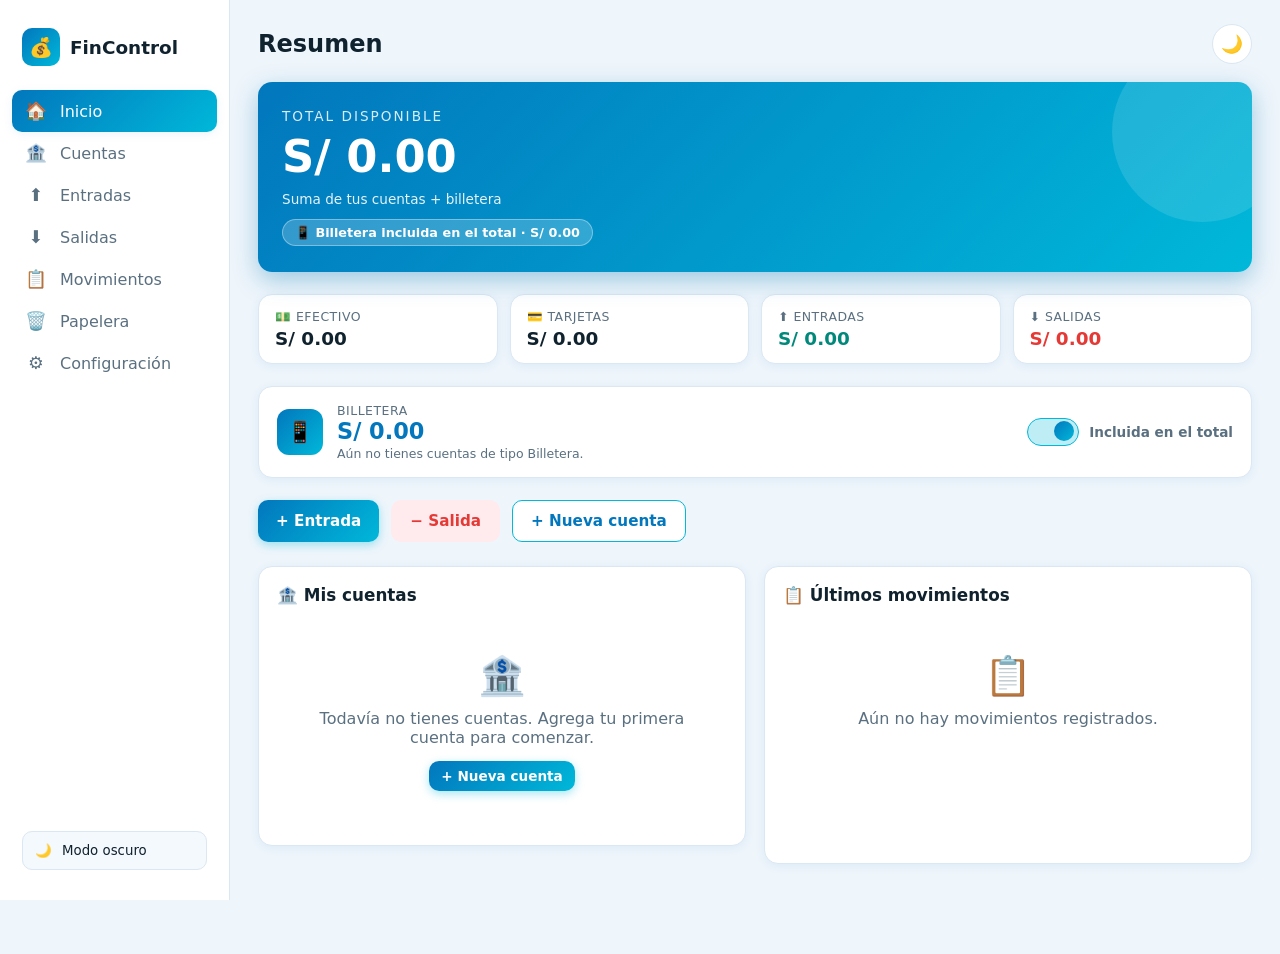
<file: index.html>
<!DOCTYPE html>
<html lang="es">
<head>
  <meta charset="UTF-8">
  <meta name="viewport" content="width=device-width, initial-scale=1.0">
  <title>FinControl — Inicio</title>
  <link rel="stylesheet" href="css/base.css">
  <link rel="stylesheet" href="css/inicio.css">
  <link rel="stylesheet" href="css/movimientos.css">
  <link rel="stylesheet" href="css/configuracion.css"> <!-- [NUEVO] estilo del interruptor (.switch-btn) de la billetera -->
</head>
<body>
  <div class="app-layout">
    <!-- Menú lateral (desktop) -->
    <aside class="sidebar">
      <div class="brand">
        <div class="logo">💰</div>
        <span>FinControl</span>
      </div>
      <nav id="sidebar-nav"></nav>
      <div class="sidebar-footer">
        <button class="theme-toggle-btn" data-theme-toggle type="button">
          <span class="theme-icon">🌙</span>
          <span class="theme-label">Modo oscuro</span>
        </button>
      </div>
    </aside>

    <!-- Contenido -->
    <main class="content">
      <header class="page-header">
        <h1>Resumen</h1>
        <div class="header-actions">
          <button class="btn-icon" data-theme-toggle type="button" title="Cambiar tema">
            <span class="theme-icon">🌙</span>
          </button>
        </div>
      </header>

      <!-- TOTAL general -->
      <section class="total-hero">
        <div class="total-label">Total disponible</div>
        <div class="total-amount" id="total-general">S/ 0.00</div>
        <div class="total-sub" id="total-sub">Suma de todas tus cuentas</div>
        <!-- [NUEVO] Indicador: billetera incluida / excluida / oculta -->
        <div class="wallet-indicator" id="wallet-indicator"></div>
      </section>

      <!-- Mini totales -->
      <section class="stats-row">
        <div class="stat-card">
          <div class="stat-label">💵 Efectivo</div>
          <div class="stat-value" id="total-cash">S/ 0.00</div>
        </div>
        <div class="stat-card">
          <div class="stat-label">💳 Tarjetas</div>
          <div class="stat-value" id="total-cards">S/ 0.00</div>
        </div>
        <div class="stat-card stat-income">
          <div class="stat-label">⬆️ Entradas</div>
          <div class="stat-value" id="total-incomes">S/ 0.00</div>
        </div>
        <div class="stat-card stat-expense">
          <div class="stat-label">⬇️ Salidas</div>
          <div class="stat-value" id="total-expenses">S/ 0.00</div>
        </div>
      </section>

      <!-- ============ [NUEVO] Tarjeta de Billetera ============
           Solo se muestra si la billetera está configurada como "visible". -->
      <section class="wallet-card" id="wallet-section" hidden>
        <div class="wallet-main">
          <div class="wallet-icon">📱</div>
          <div class="wallet-info">
            <div class="wallet-title">Billetera</div>
            <div class="wallet-balance" id="wallet-balance">S/ 0.00</div>
            <div class="wallet-detail" id="wallet-detail"></div>
          </div>
        </div>
        <div class="wallet-toggle">
          <button class="switch-btn on" id="wallet-include-switch" type="button" role="switch"
                  aria-checked="true" aria-label="Incluir billetera en el total">
            <span class="knob"></span>
          </button>
          <span class="wallet-toggle-label" id="wallet-include-label">Incluida en el total</span>
        </div>
      </section>

      <!-- Acciones rápidas -->
      <section class="quick-actions">
        <a href="entradas.html" class="btn btn-primary">+ Entrada</a>
        <a href="salidas.html" class="btn btn-danger">− Salida</a>
        <a href="cuentas.html" class="btn btn-outline">+ Nueva cuenta</a>
      </section>

      <!-- Grid: cuentas y últimos movimientos -->
      <div class="home-grid">
        <section class="card accounts-widget">
          <h2 class="section-title">🏦 Mis cuentas</h2>
          <div id="home-accounts" class="mini-accounts"></div>
          <div id="home-accounts-empty" class="empty-state" hidden>
            <div class="empty-icon">🏦</div>
            <p>Todavía no tienes cuentas. Agrega tu primera cuenta para comenzar.</p>
            <a href="cuentas.html" class="btn btn-primary btn-sm">+ Nueva cuenta</a>
          </div>
        </section>

        <section class="card movements-widget">
          <h2 class="section-title">📋 Últimos movimientos</h2>
          <div id="home-movements" class="mov-list"></div>
          <div id="home-movements-empty" class="empty-state" hidden>
            <div class="empty-icon">📋</div>
            <p>Aún no hay movimientos registrados.</p>
          </div>
        </section>
      </div>
    </main>

    <!-- Barra inferior (móvil) -->
    <nav class="bottom-nav" id="bottom-nav"></nav>
  </div>

  <script src="js/utils.js"></script>
  <script src="js/storage.js"></script>
  <script src="js/theme.js"></script>
  <script src="js/nav.js"></script>
  <script src="js/shared.js"></script>
  <script src="js/inicio.js"></script>
</body>
</html>
</file>
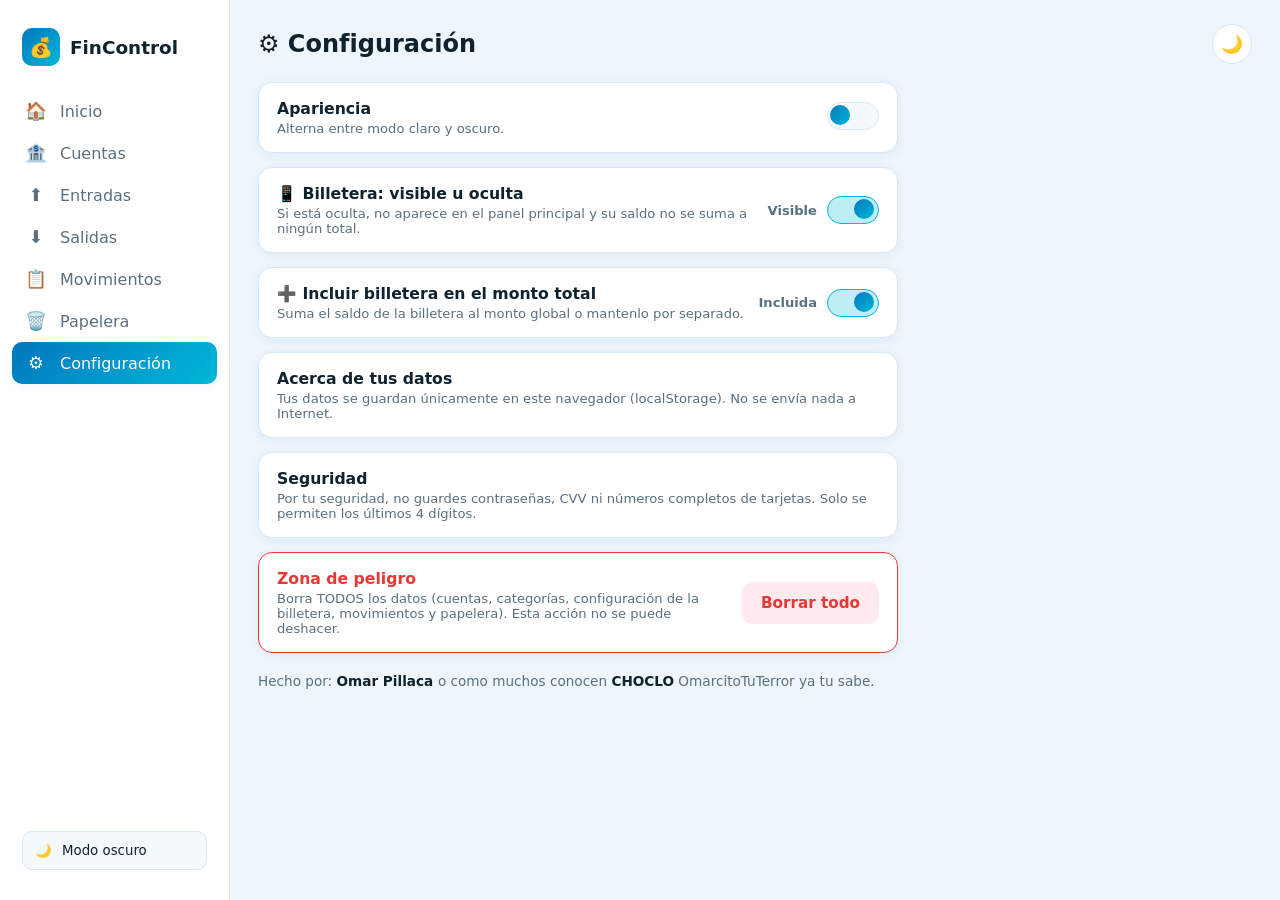
<file: configuracion.html>
<!DOCTYPE html>
<html lang="es">
<head>
  <meta charset="UTF-8">
  <meta name="viewport" content="width=device-width, initial-scale=1.0">
  <title>FinControl — Configuración</title>
  <link rel="stylesheet" href="css/base.css">
  <link rel="stylesheet" href="css/configuracion.css">
</head>
<body>
  <div class="app-layout">
    <aside class="sidebar">
      <div class="brand">
        <div class="logo">💰</div>
        <span>FinControl</span>
      </div>
      <nav id="sidebar-nav"></nav>
      <div class="sidebar-footer">
        <button class="theme-toggle-btn" data-theme-toggle type="button">
          <span class="theme-icon">🌙</span>
          <span class="theme-label">Modo oscuro</span>
        </button>
      </div>
    </aside>

    <main class="content">
      <header class="page-header">
        <h1>⚙️ Configuración</h1>
        <div class="header-actions">
          <button class="btn-icon" data-theme-toggle type="button" title="Cambiar tema">
            <span class="theme-icon">🌙</span>
          </button>
        </div>
      </header>

      <div class="settings-list">
        <div class="setting-item">
          <div class="setting-info">
            <h3>Apariencia</h3>
            <p>Alterna entre modo claro y oscuro.</p>
          </div>
          <div class="setting-control">
            <button class="switch-btn" data-theme-toggle type="button" aria-label="Cambiar tema">
              <span class="knob"></span>
            </button>
          </div>
        </div>

        <!-- ============ [NUEVO] Configuración de la billetera ============ -->
        <div class="setting-item">
          <div class="setting-info">
            <h3>📱 Billetera: visible u oculta</h3>
            <p>Si está oculta, no aparece en el panel principal y su saldo no se suma a ningún total.</p>
          </div>
          <div class="setting-control switch-group">
            <span class="switch-state" id="wallet-visible-state">Visible</span>
            <button class="switch-btn on" id="wallet-visible-switch" type="button" role="switch"
                    aria-checked="true" aria-label="Mostrar la billetera en el panel principal">
              <span class="knob"></span>
            </button>
          </div>
        </div>

        <div class="setting-item" id="wallet-include-item">
          <div class="setting-info">
            <h3>➕ Incluir billetera en el monto total</h3>
            <p id="wallet-include-note">Suma el saldo de la billetera al monto global o mantenlo por separado.</p>
          </div>
          <div class="setting-control switch-group">
            <span class="switch-state" id="wallet-include-state">Incluida</span>
            <button class="switch-btn on" id="wallet-include-switch" type="button" role="switch"
                    aria-checked="true" aria-label="Incluir la billetera en el monto total">
              <span class="knob"></span>
            </button>
          </div>
        </div>

        <div class="setting-item">
          <div class="setting-info">
            <h3>Acerca de tus datos</h3>
            <p>Tus datos se guardan únicamente en este navegador (localStorage). No se envía nada a Internet.</p>
          </div>
        </div>

        <div class="setting-item">
          <div class="setting-info">
            <h3>Seguridad</h3>
            <p>Por tu seguridad, no guardes contraseñas, CVV ni números completos de tarjetas. Solo se permiten los últimos 4 dígitos.</p>
          </div>
        </div>

        <div class="setting-item danger-zone">
          <div class="setting-info">
            <h3>Zona de peligro</h3>
            <p>Borra TODOS los datos (cuentas, categorías, configuración de la billetera, movimientos y papelera). Esta acción no se puede deshacer.</p>
          </div>
          <div class="setting-control">
            <button class="btn btn-danger" id="clear-all-btn" type="button">Borrar todo</button>
          </div>
        </div>
      </div>

      <div class="about-box">
        Hecho por: <strong>Omar Pillaca </strong> o como muchos conocen <strong>CHOCLO</strong>
        OmarcitoTuTerror ya tu sabe.
      </div>
    </main>

    <nav class="bottom-nav" id="bottom-nav"></nav>
  </div>

  <div class="modal-overlay" id="modal-overlay">
    <div class="modal">
      <h2 id="modal-title">Confirmar</h2>
      <p id="modal-text"></p>
      <div class="modal-actions">
        <button class="btn btn-outline" id="modal-cancel" type="button">Cancelar</button>
        <button class="btn btn-danger" id="modal-ok" type="button">Eliminar</button>
      </div>
    </div>
  </div>

  <script src="js/utils.js"></script>
  <script src="js/storage.js"></script>
  <script src="js/theme.js"></script>
  <script src="js/nav.js"></script>
  <script src="js/shared.js"></script>
  <script src="js/configuracion.js"></script>
</body>
</html>
</file>
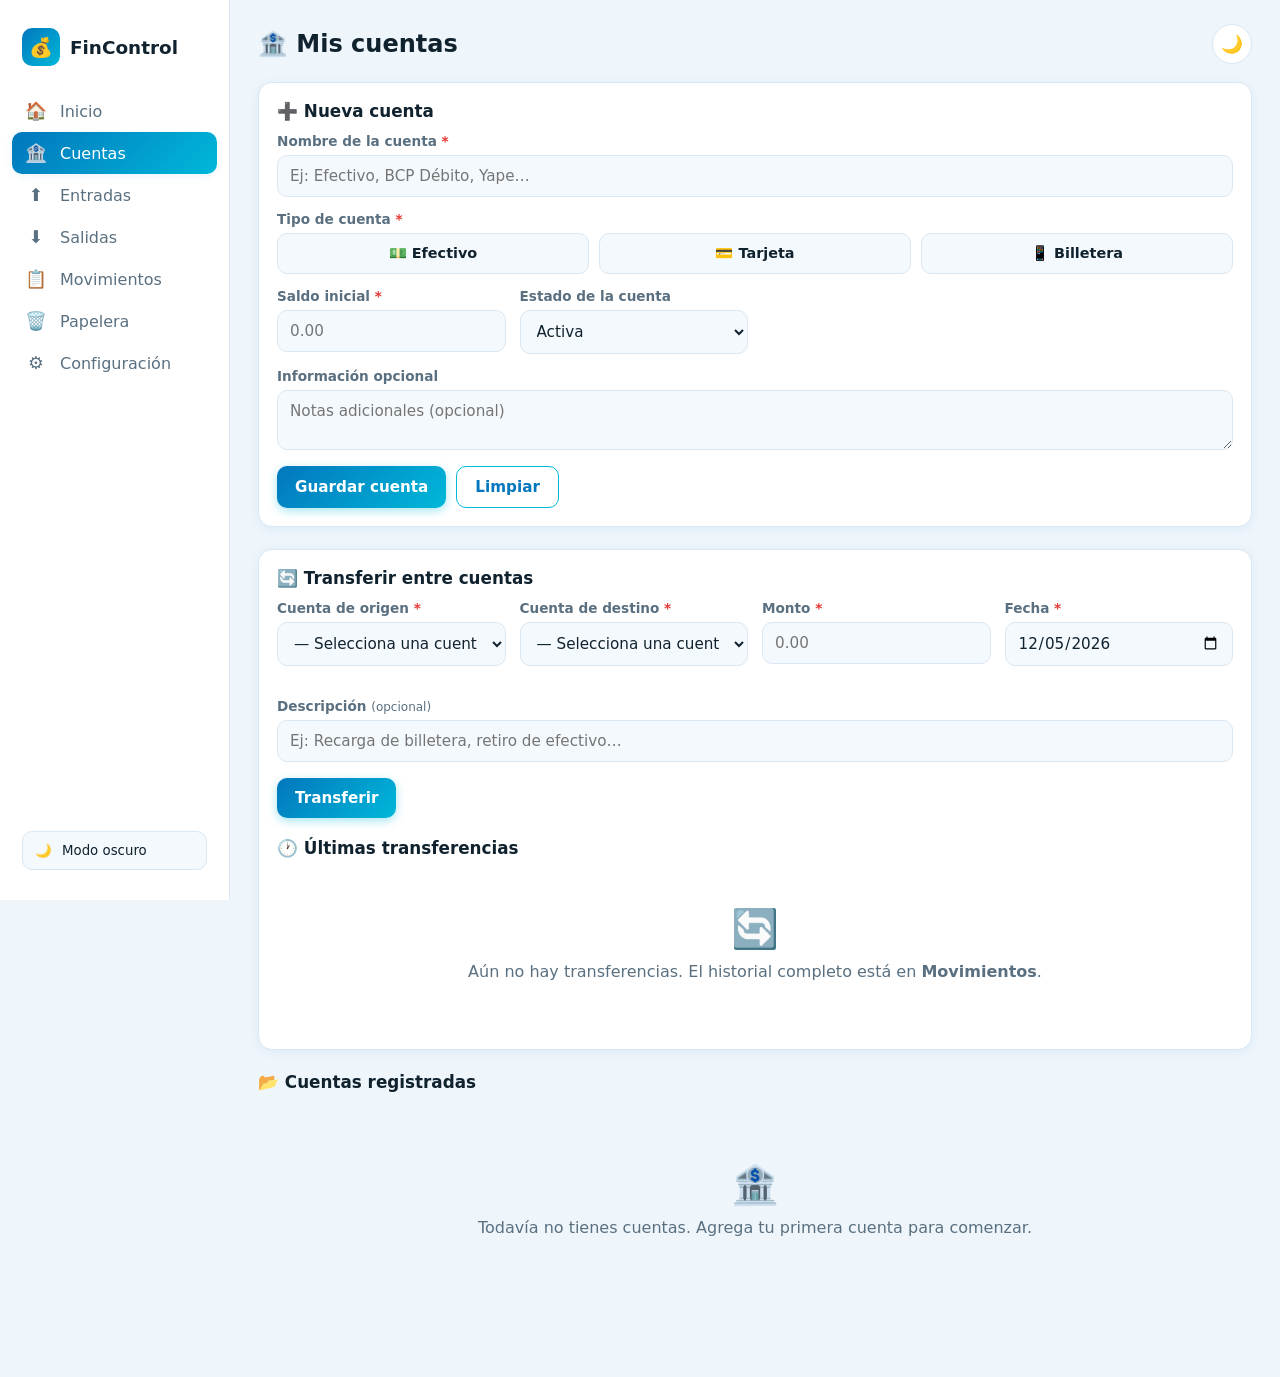
<file: cuentas.html>
<!DOCTYPE html>
<html lang="es">
<head>
  <meta charset="UTF-8">
  <meta name="viewport" content="width=device-width, initial-scale=1.0">
  <title>FinControl — Mis cuentas</title>
  <link rel="stylesheet" href="css/base.css">
  <link rel="stylesheet" href="css/cuentas.css">
  <link rel="stylesheet" href="css/movimientos.css"> <!-- [NUEVO] filas de transferencias recientes -->
  <link rel="stylesheet" href="css/categorias.css"> <!-- [NUEVO] gestor de categorías -->
</head>
<body>
  <div class="app-layout">
    <aside class="sidebar">
      <div class="brand">
        <div class="logo">💰</div>
        <span>FinControl</span>
      </div>
      <nav id="sidebar-nav"></nav>
      <div class="sidebar-footer">
        <button class="theme-toggle-btn" data-theme-toggle type="button">
          <span class="theme-icon">🌙</span>
          <span class="theme-label">Modo oscuro</span>
        </button>
      </div>
    </aside>

    <main class="content">
      <header class="page-header">
        <h1>🏦 Mis cuentas</h1>
        <div class="header-actions">
          <button class="btn-icon" data-theme-toggle type="button" title="Cambiar tema">
            <span class="theme-icon">🌙</span>
          </button>
        </div>
      </header>

      <div class="alert alert-error" id="accounts-alert"></div>

      <!-- Formulario nueva cuenta -->
      <section class="card" style="margin-bottom: 22px;">
        <h2 class="section-title">➕ Nueva cuenta</h2>
        <form id="account-form" novalidate>
          <div class="form-grid">
            <div class="field full">
              <label for="acc-name">Nombre de la cuenta <span class="req">*</span></label>
              <input type="text" id="acc-name" maxlength="40" placeholder="Ej: Efectivo, BCP Débito, Yape…">
              <span class="field-error" id="err-acc-name">Ingresa un nombre para la cuenta.</span>
            </div>

            <div class="field full">
              <label>Tipo de cuenta <span class="req">*</span></label>
              <div class="type-options" id="acc-type-options"></div>
              <span class="field-error" id="err-acc-type">Selecciona un tipo de cuenta.</span>
            </div>

            <div class="field">
              <label for="acc-balance">Saldo inicial <span class="req">*</span></label>
              <input type="text" id="acc-balance" inputmode="decimal" placeholder="0.00">
              <span class="field-error" id="err-acc-balance">Ingresa un saldo válido (≥ 0).</span>
            </div>

            <div class="field">
              <label for="acc-status">Estado de la cuenta</label>
              <select id="acc-status">
                <option value="active" selected>Activa</option>
                <option value="inactive">Inactiva</option>
              </select>
            </div>

            <div class="field full">
              <label for="acc-notes">Información opcional</label>
              <textarea id="acc-notes" rows="2" maxlength="200" placeholder="Notas adicionales (opcional)"></textarea>
            </div>

            <!-- Campos exclusivos para tarjetas -->
            <div class="card-only-fields" id="card-fields">
              <div class="field-row">
                <div class="field">
                  <label for="acc-card-last4">Últimos 4 dígitos (opcional)</label>
                  <input type="text" id="acc-card-last4" inputmode="numeric" maxlength="4" placeholder="1234">
                  <span class="field-error" id="err-acc-last4">Deben ser exactamente 4 dígitos.</span>
                </div>
                <div class="field">
                  <label for="acc-card-limit">Límite de crédito (opcional)</label>
                  <input type="text" id="acc-card-limit" inputmode="decimal" placeholder="0.00">
                  <span class="field-error" id="err-acc-limit">Ingresa un límite válido.</span>
                </div>
                <div class="field">
                  <label for="acc-card-used">Monto utilizado (opcional)</label>
                  <input type="text" id="acc-card-used" inputmode="decimal" placeholder="0.00">
                  <span class="field-error" id="err-acc-used">Ingresa un monto válido.</span>
                </div>
              </div>
            </div>
          </div>

          <div class="form-actions">
            <button type="submit" class="btn btn-primary">Guardar cuenta</button>
            <button type="reset" class="btn btn-outline" id="acc-form-reset">Limpiar</button>
          </div>
        </form>
      </section>

      <!-- ============ [NUEVO] Transferencias entre cuentas ============ -->
      <section class="card" style="margin-bottom: 22px;" id="transfer-section">
        <h2 class="section-title">🔄 Transferir entre cuentas</h2>

        <div class="alert alert-error" id="transfer-alert"></div>
        <div class="alert alert-success" id="transfer-success"></div>

        <form id="transfer-form" novalidate>
          <div class="form-grid">
            <div class="field">
              <label for="tr-from">Cuenta de origen <span class="req">*</span></label>
              <select id="tr-from">
                <option value="">— Selecciona una cuenta —</option>
              </select>
              <span class="field-hint" id="hint-tr-from"></span>
              <span class="field-error" id="err-tr-from">Selecciona la cuenta de origen.</span>
            </div>

            <div class="field">
              <label for="tr-to">Cuenta de destino <span class="req">*</span></label>
              <select id="tr-to">
                <option value="">— Selecciona una cuenta —</option>
              </select>
              <span class="field-hint" id="hint-tr-to"></span>
              <span class="field-error" id="err-tr-to">Selecciona la cuenta de destino.</span>
            </div>

            <div class="field">
              <label for="tr-amount">Monto <span class="req">*</span></label>
              <input type="text" id="tr-amount" inputmode="decimal" placeholder="0.00">
              <span class="field-error" id="err-tr-amount">Ingresa un monto mayor que cero.</span>
            </div>

            <div class="field">
              <label for="tr-date">Fecha <span class="req">*</span></label>
              <input type="date" id="tr-date">
              <span class="field-error" id="err-tr-date">Selecciona una fecha.</span>
            </div>

            <div class="field full">
              <label for="tr-desc">Descripción <span class="optional-hint">(opcional)</span></label>
              <input type="text" id="tr-desc" maxlength="120" placeholder="Ej: Recarga de billetera, retiro de efectivo…">
            </div>
          </div>

          <div class="form-actions">
            <button type="submit" class="btn btn-primary">Transferir</button>
          </div>
        </form>

        <h3 class="section-title" style="margin-top: 20px;">🕐 Últimas transferencias</h3>
        <div id="transfer-recent"></div>
        <div id="transfer-recent-empty" class="empty-state" hidden>
          <div class="empty-icon">🔄</div>
          <p>Aún no hay transferencias. El historial completo está en <a href="movimientos.html"><strong>Movimientos</strong></a>.</p>
        </div>
      </section>

      <!-- Listado de cuentas -->
      <h2 class="section-title">📂 Cuentas registradas</h2>
      <div class="accounts-grid" id="accounts-grid"></div>
      <div id="accounts-empty" class="empty-state" hidden>
        <div class="empty-icon">🏦</div>
        <p>Todavía no tienes cuentas. Agrega tu primera cuenta para comenzar.</p>
      </div>
    </main>

    <nav class="bottom-nav" id="bottom-nav"></nav>
  </div>

  <!-- Modal de confirmación genérico -->
  <div class="modal-overlay" id="modal-overlay">
    <div class="modal">
      <h2 id="modal-title">Confirmar</h2>
      <p id="modal-text"></p>
      <div class="modal-actions">
        <button class="btn btn-outline" id="modal-cancel" type="button">Cancelar</button>
        <button class="btn btn-danger" id="modal-ok" type="button">Eliminar</button>
      </div>
    </div>
  </div>

  <script src="js/utils.js"></script>
  <script src="js/storage.js"></script>
  <script src="js/theme.js"></script>
  <script src="js/nav.js"></script>
  <script src="js/shared.js"></script>
  <script src="js/categorias.js"></script> <!-- [NUEVO] -->
  <script src="js/cuentas.js"></script>
  <script src="js/transferencias.js"></script> <!-- [NUEVO] -->
</body>
</html>
</file>
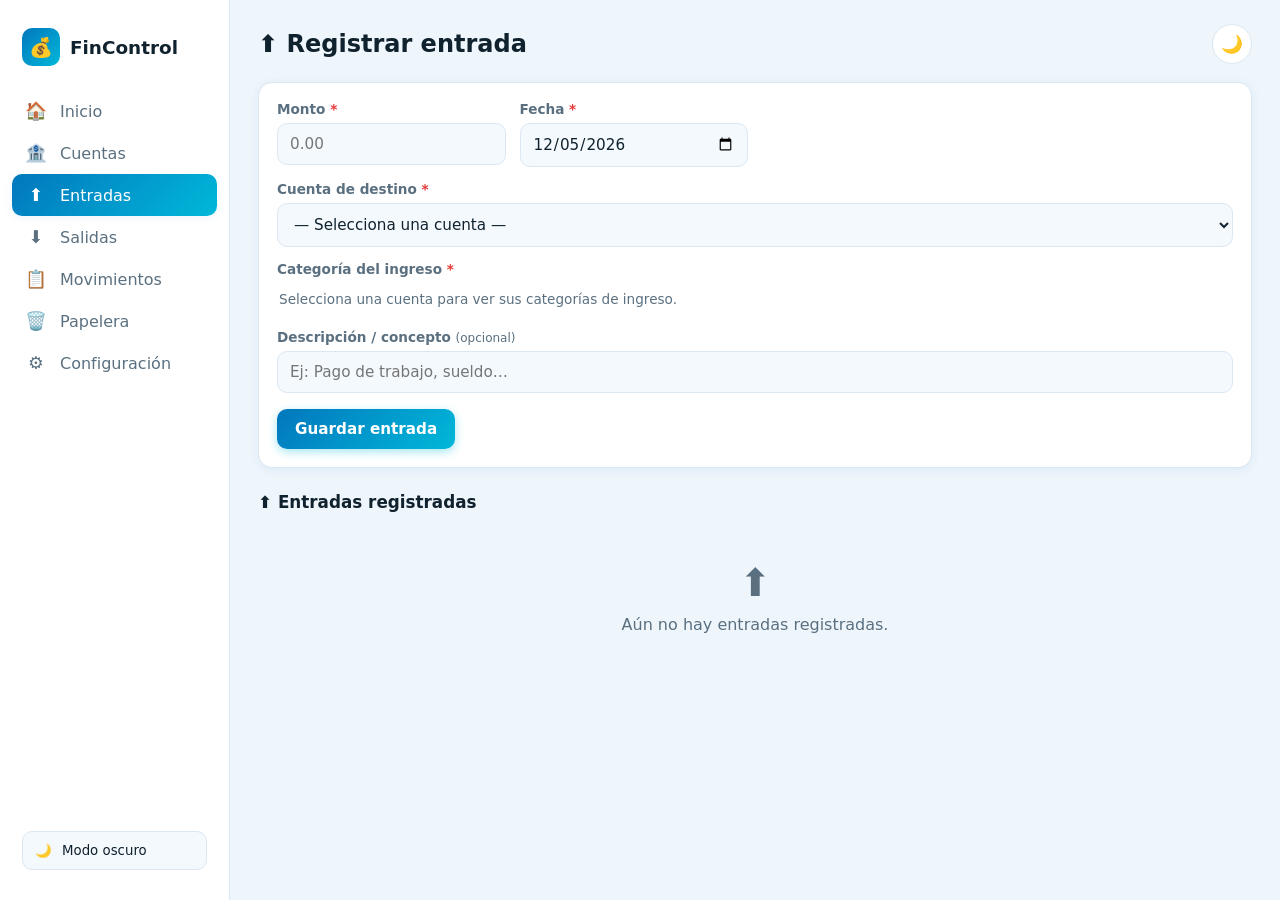
<file: entradas.html>
<!DOCTYPE html>
<html lang="es">
<head>
  <meta charset="UTF-8">
  <meta name="viewport" content="width=device-width, initial-scale=1.0">
  <title>FinControl — Entradas</title>
  <link rel="stylesheet" href="css/base.css">
  <link rel="stylesheet" href="css/movimientos.css">
  <link rel="stylesheet" href="css/categorias.css"> <!-- [NUEVO] categorías personalizadas -->
</head>
<body>
  <div class="app-layout">
    <aside class="sidebar">
      <div class="brand">
        <div class="logo">💰</div>
        <span>FinControl</span>
      </div>
      <nav id="sidebar-nav"></nav>
      <div class="sidebar-footer">
        <button class="theme-toggle-btn" data-theme-toggle type="button">
          <span class="theme-icon">🌙</span>
          <span class="theme-label">Modo oscuro</span>
        </button>
      </div>
    </aside>

    <main class="content">
      <header class="page-header">
        <h1>⬆️ Registrar entrada</h1>
        <div class="header-actions">
          <button class="btn-icon" data-theme-toggle type="button" title="Cambiar tema">
            <span class="theme-icon">🌙</span>
          </button>
        </div>
      </header>

      <div class="alert alert-error" id="income-alert"></div>
      <div class="alert alert-success" id="income-success"></div>

      <!-- Formulario de entrada -->
      <section class="card">
        <form id="income-form" novalidate>
          <div class="form-grid">
            <div class="field">
              <label for="inc-amount">Monto <span class="req">*</span></label>
              <input type="text" id="inc-amount" inputmode="decimal" placeholder="0.00">
              <span class="field-error" id="err-inc-amount">Ingresa un monto mayor que cero.</span>
            </div>

            <div class="field">
              <label for="inc-date">Fecha <span class="req">*</span></label>
              <input type="date" id="inc-date">
              <span class="field-error" id="err-inc-date">Selecciona una fecha.</span>
            </div>

            <div class="field full">
              <label for="inc-account">Cuenta de destino <span class="req">*</span></label>
              <select id="inc-account">
                <option value="">— Selecciona una cuenta —</option>
              </select>
              <span class="field-error" id="err-inc-account">Debes seleccionar una cuenta.</span>
            </div>

            <!-- [MODIFICADO] Categorías personalizadas de ingreso (propias de cada cuenta) -->
            <div class="field full">
              <label>Categoría del ingreso <span class="req">*</span></label>
              <div class="chip-options" id="inc-source-options"></div>
              <span class="field-error" id="err-inc-category">Selecciona una categoría.</span>
            </div>

            <div class="field full">
              <label for="inc-desc">Descripción / concepto <span class="optional-hint">(opcional)</span></label>
              <input type="text" id="inc-desc" maxlength="120" placeholder="Ej: Pago de trabajo, sueldo…">
            </div>
          </div>

          <div class="form-actions">
            <button type="submit" class="btn btn-primary">Guardar entrada</button>
          </div>
        </form>
      </section>

      <!-- Entradas recientes -->
      <h2 class="section-title" style="margin-top: 24px;">⬆️ Entradas registradas</h2>
      <div id="incomes-list"></div>
      <div id="incomes-empty" class="empty-state" hidden>
        <div class="empty-icon">⬆️</div>
        <p>Aún no hay entradas registradas.</p>
      </div>
    </main>

    <nav class="bottom-nav" id="bottom-nav"></nav>
  </div>

  <div class="modal-overlay" id="modal-overlay">
    <div class="modal">
      <h2 id="modal-title">Confirmar</h2>
      <p id="modal-text"></p>
      <div class="modal-actions">
        <button class="btn btn-outline" id="modal-cancel" type="button">Cancelar</button>
        <button class="btn btn-danger" id="modal-ok" type="button">Eliminar</button>
      </div>
    </div>
  </div>

  <script src="js/utils.js"></script>
  <script src="js/storage.js"></script>
  <script src="js/theme.js"></script>
  <script src="js/nav.js"></script>
  <script src="js/shared.js"></script>
  <script src="js/categorias.js"></script> <!-- [NUEVO] -->
  <script src="js/entradas.js"></script>
</body>
</html>
</file>
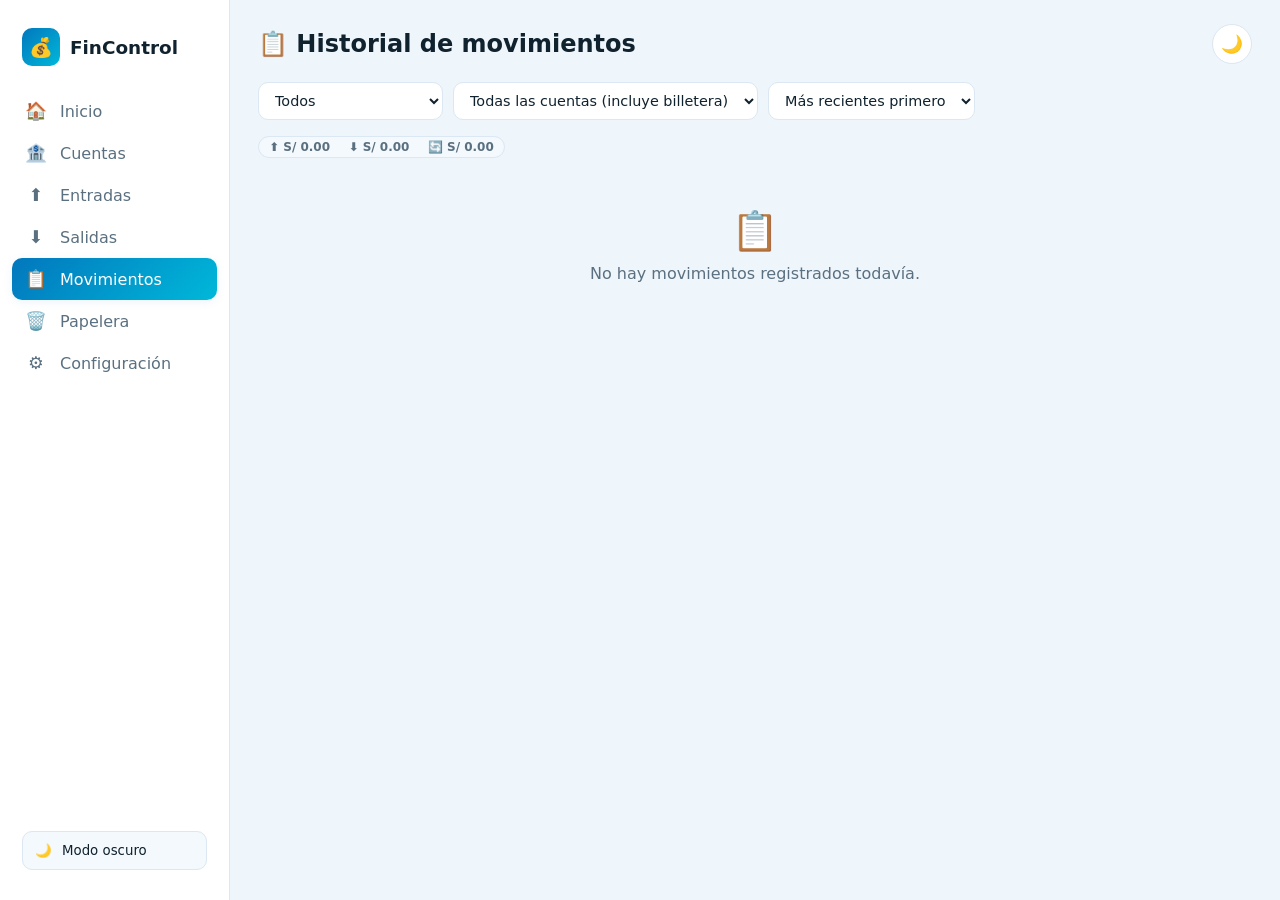
<file: movimientos.html>
<!DOCTYPE html>
<html lang="es">
<head>
  <meta charset="UTF-8">
  <meta name="viewport" content="width=device-width, initial-scale=1.0">
  <title>FinControl — Movimientos</title>
  <link rel="stylesheet" href="css/base.css">
  <link rel="stylesheet" href="css/movimientos.css">
</head>
<body>
  <div class="app-layout">
    <aside class="sidebar">
      <div class="brand">
        <div class="logo">💰</div>
        <span>FinControl</span>
      </div>
      <nav id="sidebar-nav"></nav>
      <div class="sidebar-footer">
        <button class="theme-toggle-btn" data-theme-toggle type="button">
          <span class="theme-icon">🌙</span>
          <span class="theme-label">Modo oscuro</span>
        </button>
      </div>
    </aside>

    <main class="content">
      <header class="page-header">
        <h1>📋 Historial de movimientos</h1>
        <div class="header-actions">
          <button class="btn-icon" data-theme-toggle type="button" title="Cambiar tema">
            <span class="theme-icon">🌙</span>
          </button>
        </div>
      </header>

      <!-- Filtros -->
      <section class="filters-bar">
        <select id="filter-type" aria-label="Filtrar por tipo">
          <option value="all">Todos</option>
          <option value="income">Solo entradas</option>
          <option value="expense">Solo salidas</option>
          <option value="transfer">Solo transferencias</option> <!-- [NUEVO] -->
        </select>
        <select id="filter-account" aria-label="Filtrar por cuenta">
          <option value="all">Todas las cuentas</option>
        </select>
        <select id="filter-sort" aria-label="Ordenar">
          <option value="desc">Más recientes primero</option>
          <option value="asc">Más antiguos primero</option>
        </select>
      </section>

      <!-- Resumen filtrado -->
      <div id="mov-summary" class="chip" style="margin-bottom: 14px;"></div>

      <!-- Lista -->
      <div id="movements-list"></div>
      <div id="movements-empty" class="empty-state" hidden>
        <div class="empty-icon">📋</div>
        <p>No hay movimientos registrados todavía.</p>
      </div>
    </main>

    <nav class="bottom-nav" id="bottom-nav"></nav>
  </div>

  <div class="modal-overlay" id="modal-overlay">
    <div class="modal">
      <h2 id="modal-title">Confirmar</h2>
      <p id="modal-text"></p>
      <div class="modal-actions">
        <button class="btn btn-outline" id="modal-cancel" type="button">Cancelar</button>
        <button class="btn btn-danger" id="modal-ok" type="button">Eliminar</button>
      </div>
    </div>
  </div>

  <script src="js/utils.js"></script>
  <script src="js/storage.js"></script>
  <script src="js/theme.js"></script>
  <script src="js/nav.js"></script>
  <script src="js/shared.js"></script>
  <script src="js/movimientos.js"></script>
</body>
</html>
</file>
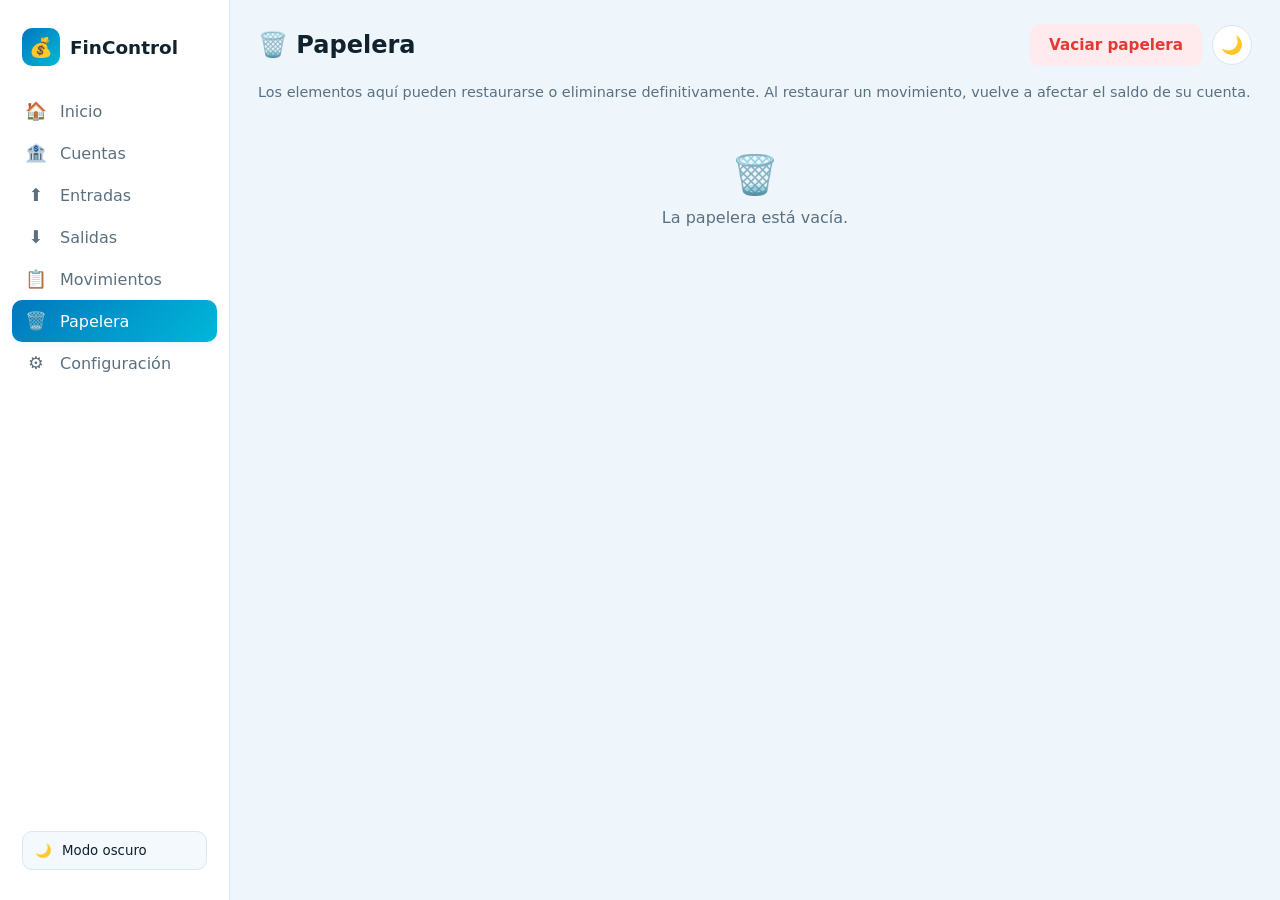
<file: papelera.html>
<!DOCTYPE html>
<html lang="es">
<head>
  <meta charset="UTF-8">
  <meta name="viewport" content="width=device-width, initial-scale=1.0">
  <title>FinControl — Papelera</title>
  <link rel="stylesheet" href="css/base.css">
  <link rel="stylesheet" href="css/papelera.css">
  <link rel="stylesheet" href="css/movimientos.css">
</head>
<body>
  <div class="app-layout">
    <aside class="sidebar">
      <div class="brand">
        <div class="logo">💰</div>
        <span>FinControl</span>
      </div>
      <nav id="sidebar-nav"></nav>
      <div class="sidebar-footer">
        <button class="theme-toggle-btn" data-theme-toggle type="button">
          <span class="theme-icon">🌙</span>
          <span class="theme-label">Modo oscuro</span>
        </button>
      </div>
    </aside>

    <main class="content">
      <header class="page-header">
        <h1>🗑️ Papelera</h1>
        <div class="header-actions">
          <button class="btn btn-danger" id="empty-trash-btn" type="button">Vaciar papelera</button>
          <button class="btn-icon" data-theme-toggle type="button" title="Cambiar tema">
            <span class="theme-icon">🌙</span>
          </button>
        </div>
      </header>

      <div class="alert alert-error" id="trash-alert"></div>

      <p style="color: var(--text-2); font-size: 0.9rem; margin-bottom: 16px;">
        Los elementos aquí pueden restaurarse o eliminarse definitivamente.
        Al restaurar un movimiento, vuelve a afectar el saldo de su cuenta.
      </p>

      <div id="trash-list" class="trash-list"></div>
      <div id="trash-empty" class="empty-state" hidden>
        <div class="empty-icon">🗑️</div>
        <p>La papelera está vacía.</p>
      </div>
    </main>

    <nav class="bottom-nav" id="bottom-nav"></nav>
  </div>

  <div class="modal-overlay" id="modal-overlay">
    <div class="modal">
      <h2 id="modal-title">Confirmar</h2>
      <p id="modal-text"></p>
      <div class="modal-actions">
        <button class="btn btn-outline" id="modal-cancel" type="button">Cancelar</button>
        <button class="btn btn-danger" id="modal-ok" type="button">Eliminar</button>
      </div>
    </div>
  </div>

  <script src="js/utils.js"></script>
  <script src="js/storage.js"></script>
  <script src="js/theme.js"></script>
  <script src="js/nav.js"></script>
  <script src="js/shared.js"></script>
  <script src="js/papelera.js"></script>
</body>
</html>
</file>
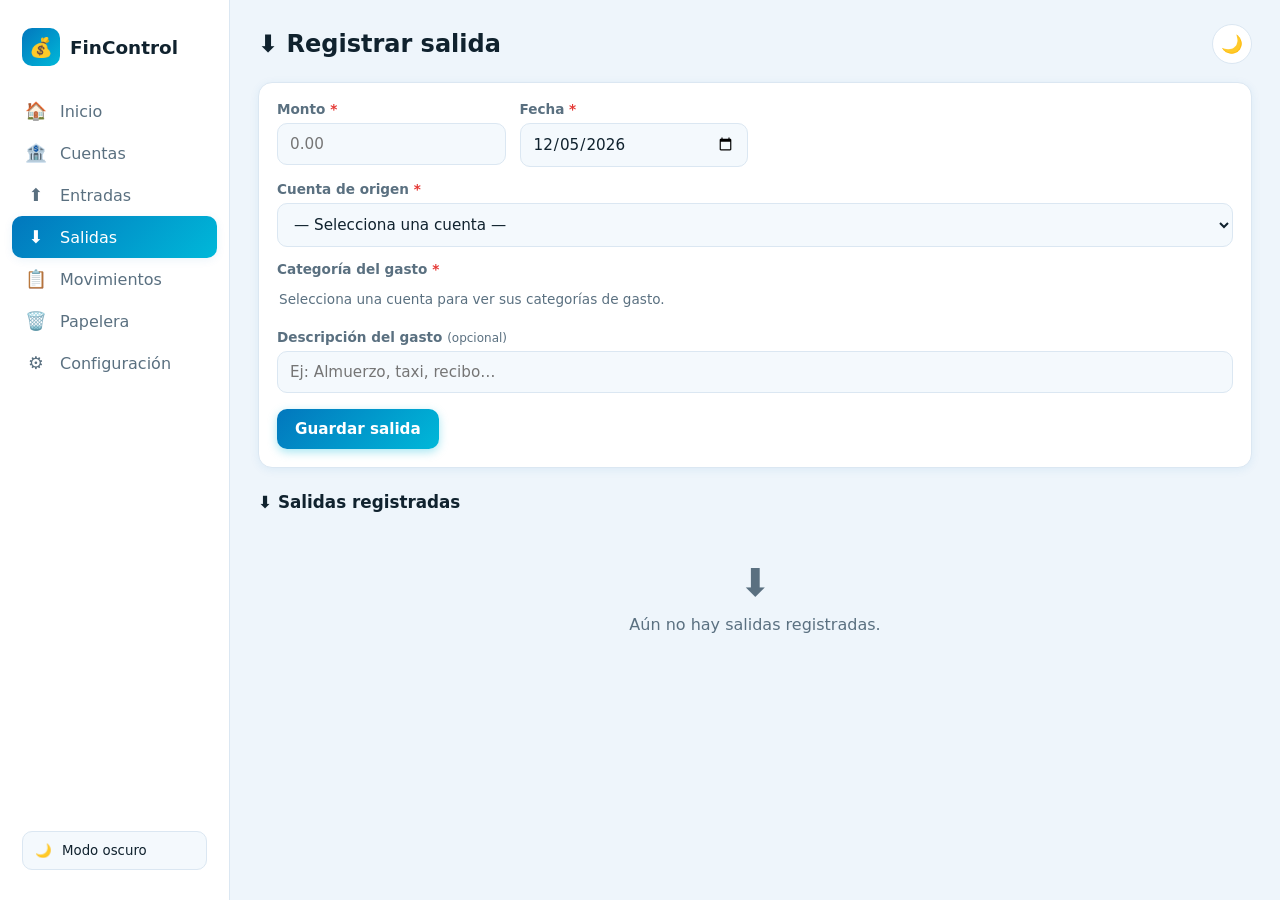
<file: salidas.html>
<!DOCTYPE html>
<html lang="es">
<head>
  <meta charset="UTF-8">
  <meta name="viewport" content="width=device-width, initial-scale=1.0">
  <title>FinControl — Salidas</title>
  <link rel="stylesheet" href="css/base.css">
  <link rel="stylesheet" href="css/movimientos.css">
  <link rel="stylesheet" href="css/categorias.css"> <!-- [NUEVO] categorías personalizadas -->
</head>
<body>
  <div class="app-layout">
    <aside class="sidebar">
      <div class="brand">
        <div class="logo">💰</div>
        <span>FinControl</span>
      </div>
      <nav id="sidebar-nav"></nav>
      <div class="sidebar-footer">
        <button class="theme-toggle-btn" data-theme-toggle type="button">
          <span class="theme-icon">🌙</span>
          <span class="theme-label">Modo oscuro</span>
        </button>
      </div>
    </aside>

    <main class="content">
      <header class="page-header">
        <h1>⬇️ Registrar salida</h1>
        <div class="header-actions">
          <button class="btn-icon" data-theme-toggle type="button" title="Cambiar tema">
            <span class="theme-icon">🌙</span>
          </button>
        </div>
      </header>

      <div class="alert alert-error" id="expense-alert"></div>
      <div class="alert alert-success" id="expense-success"></div>

      <!-- Formulario de salida -->
      <section class="card">
        <form id="expense-form" novalidate>
          <div class="form-grid">
            <div class="field">
              <label for="exp-amount">Monto <span class="req">*</span></label>
              <input type="text" id="exp-amount" inputmode="decimal" placeholder="0.00">
              <span class="field-error" id="err-exp-amount">Ingresa un monto mayor que cero.</span>
            </div>

            <div class="field">
              <label for="exp-date">Fecha <span class="req">*</span></label>
              <input type="date" id="exp-date">
              <span class="field-error" id="err-exp-date">Selecciona una fecha.</span>
            </div>

            <div class="field full">
              <label for="exp-account">Cuenta de origen <span class="req">*</span></label>
              <select id="exp-account">
                <option value="">— Selecciona una cuenta —</option>
              </select>
              <span class="field-error" id="err-exp-account">Debes seleccionar una cuenta.</span>
            </div>

            <div class="field full">
              <label>Categoría del gasto <span class="req">*</span></label>
              <div class="chip-options" id="exp-category-options"></div>
              <span class="field-error" id="err-exp-category">Selecciona una categoría.</span>
            </div>

            <div class="field full">
              <label for="exp-desc">Descripción del gasto <span class="optional-hint">(opcional)</span></label>
              <input type="text" id="exp-desc" maxlength="120" placeholder="Ej: Almuerzo, taxi, recibo…">
            </div>
          </div>

          <div class="form-actions">
            <button type="submit" class="btn btn-primary">Guardar salida</button>
          </div>
        </form>
      </section>

      <!-- Salidas recientes -->
      <h2 class="section-title" style="margin-top: 24px;">⬇️ Salidas registradas</h2>
      <div id="expenses-list"></div>
      <div id="expenses-empty" class="empty-state" hidden>
        <div class="empty-icon">⬇️</div>
        <p>Aún no hay salidas registradas.</p>
      </div>
    </main>

    <nav class="bottom-nav" id="bottom-nav"></nav>
  </div>

  <div class="modal-overlay" id="modal-overlay">
    <div class="modal">
      <h2 id="modal-title">Confirmar</h2>
      <p id="modal-text"></p>
      <div class="modal-actions">
        <button class="btn btn-outline" id="modal-cancel" type="button">Cancelar</button>
        <button class="btn btn-danger" id="modal-ok" type="button">Eliminar</button>
      </div>
    </div>
  </div>

  <script src="js/utils.js"></script>
  <script src="js/storage.js"></script>
  <script src="js/theme.js"></script>
  <script src="js/nav.js"></script>
  <script src="js/shared.js"></script>
  <script src="js/categorias.js"></script> <!-- [NUEVO] -->
  <script src="js/salidas.js"></script>
</body>
</html>
</file>
<file: css/base.css>
/* =========================================================
   base.css — Variables, layout, navegación y componentes
   comunes (FinControl)
   ========================================================= */

/* --------------------- Temas --------------------- */
:root {
  --celeste: #4fc3f7;
  --cian: #00b8d9;
  --azul: #0277bd;
  --grad: linear-gradient(135deg, var(--azul), var(--cian));

  --bg: #eef5fb;
  --surface: #ffffff;
  --surface-2: #f4f9fd;
  --border: #dbe7f2;
  --text: #10222e;
  --text-2: #5a7080;
  --income: #00897b;
  --income-bg: #e0f2f1;
  --expense: #e53935;
  --expense-bg: #ffebee;
  --shadow: 0 2px 10px rgba(2, 119, 189, 0.08);
  --radius: 14px;
}

[data-theme="dark"] {
  --bg: #0a0e14;
  --surface: #121821;
  --surface-2: #1a2230;
  --border: #223041;
  --text: #e8f1f8;
  --text-2: #8fa6b8;
  --income: #4ddbc4;
  --income-bg: #0f2b26;
  --expense: #ff6b6b;
  --expense-bg: #2a1518;
  --shadow: 0 2px 10px rgba(0, 0, 0, 0.45);
}

/* --------------------- Reset --------------------- */
* { margin: 0; padding: 0; box-sizing: border-box; }

html { scroll-behavior: smooth; }

body {
  font-family: "Segoe UI", system-ui, -apple-system, Roboto, sans-serif;
  background: var(--bg);
  color: var(--text);
  min-height: 100vh;
  transition: background 0.25s ease, color 0.25s ease;
}

button { font-family: inherit; cursor: pointer; }
input, select, textarea { font-family: inherit; }
a { text-decoration: none; color: inherit; }

/* --------------------- Layout --------------------- */
.app-layout {
  display: flex;
  min-height: 100vh;
}

.sidebar {
  width: 230px;
  flex-shrink: 0;
  background: var(--surface);
  border-right: 1px solid var(--border);
  padding: 20px 12px;
  position: sticky;
  top: 0;
  height: 100vh;
  display: flex;
  flex-direction: column;
  gap: 4px;
}

.brand {
  display: flex;
  align-items: center;
  gap: 10px;
  padding: 8px 10px 20px;
  font-weight: 700;
  font-size: 1.15rem;
}

.brand .logo {
  width: 38px;
  height: 38px;
  border-radius: 10px;
  background: var(--grad);
  display: grid;
  place-items: center;
  font-size: 1.2rem;
  color: #fff;
}

.nav-link {
  display: flex;
  align-items: center;
  gap: 12px;
  padding: 11px 12px;
  border-radius: 10px;
  color: var(--text-2);
  font-weight: 500;
  transition: background 0.15s, color 0.15s;
}

.nav-link:hover { background: var(--surface-2); color: var(--text); }

.nav-link.active {
  background: var(--grad);
  color: #fff;
  box-shadow: var(--shadow);
}

.nav-icon { font-size: 1.1rem; width: 24px; text-align: center; }

.sidebar-footer { margin-top: auto; padding: 10px; }

.content {
  flex: 1;
  min-width: 0;
  padding: 24px 28px 90px;
  max-width: 1100px;
  margin: 0 auto;
  width: 100%;
}

/* --------------------- Barra inferior (móvil) --------------------- */
.bottom-nav {
  display: none;
  position: fixed;
  bottom: 0;
  left: 0;
  right: 0;
  background: var(--surface);
  border-top: 1px solid var(--border);
  justify-content: space-around;
  padding: 6px 4px calc(6px + env(safe-area-inset-bottom));
  z-index: 50;
}

.bottom-link {
  display: flex;
  flex-direction: column;
  align-items: center;
  gap: 2px;
  font-size: 0.62rem;
  color: var(--text-2);
  padding: 4px 8px;
  border-radius: 10px;
  min-width: 48px;
}

.bottom-link .nav-icon { font-size: 1.25rem; width: auto; }
.bottom-link.active { color: var(--cian); font-weight: 600; }

/* --------------------- Cabecera de página --------------------- */
.page-header {
  display: flex;
  align-items: center;
  justify-content: space-between;
  gap: 12px;
  margin-bottom: 18px;
  flex-wrap: wrap;
}

.page-header h1 { font-size: 1.5rem; }

.header-actions { display: flex; gap: 10px; align-items: center; }

/* --------------------- Botones --------------------- */
.btn {
  display: inline-flex;
  align-items: center;
  justify-content: center;
  gap: 8px;
  border: none;
  border-radius: 10px;
  padding: 11px 18px;
  font-size: 0.95rem;
  font-weight: 600;
  transition: transform 0.12s, box-shadow 0.12s, background 0.15s;
}

.btn:active { transform: scale(0.97); }

.btn-primary {
  background: var(--grad);
  color: #fff;
  box-shadow: 0 3px 10px rgba(0, 184, 217, 0.35);
}

.btn-primary:hover { filter: brightness(1.08); }

.btn-outline {
  background: var(--surface);
  color: var(--azul);
  border: 1.5px solid var(--cian);
}

[data-theme="dark"] .btn-outline { color: var(--celeste); }

.btn-outline:hover { background: var(--surface-2); }

.btn-danger {
  background: var(--expense-bg);
  color: var(--expense);
  border: 1.5px solid transparent;
}

.btn-danger:hover { filter: brightness(0.96); }

.btn-icon {
  width: 40px;
  height: 40px;
  padding: 0;
  border-radius: 50%;
  background: var(--surface);
  border: 1.5px solid var(--border);
  font-size: 1.1rem;
  display: inline-grid;
  place-items: center;
}

.btn-icon:hover { border-color: var(--cian); }

.btn-sm { padding: 7px 12px; font-size: 0.85rem; }

/* --------------------- Tarjetas --------------------- */
.card {
  background: var(--surface);
  border: 1px solid var(--border);
  border-radius: var(--radius);
  padding: 18px;
  box-shadow: var(--shadow);
}

.section-title {
  font-size: 1.05rem;
  margin-bottom: 12px;
  display: flex;
  align-items: center;
  gap: 8px;
}

/* --------------------- Formularios --------------------- */
.form-grid {
  display: grid;
  grid-template-columns: repeat(auto-fit, minmax(220px, 1fr));
  gap: 14px;
}

.field { display: flex; flex-direction: column; gap: 6px; }

.field.full { grid-column: 1 / -1; }

.field label { font-size: 0.85rem; font-weight: 600; color: var(--text-2); }

.field label .req { color: var(--expense); }

.field input,
.field select,
.field textarea {
  background: var(--surface-2);
  border: 1.5px solid var(--border);
  border-radius: 10px;
  padding: 11px 12px;
  font-size: 0.95rem;
  color: var(--text);
  outline: none;
  transition: border-color 0.15s, box-shadow 0.15s;
  width: 100%;
}

.field input:focus,
.field select:focus,
.field textarea:focus {
  border-color: var(--cian);
  box-shadow: 0 0 0 3px rgba(0, 184, 217, 0.15);
}

.field input.invalid,
.field select.invalid { border-color: var(--expense); }

.field-error {
  color: var(--expense);
  font-size: 0.8rem;
  display: none;
}

.field-error.visible { display: block; }

.form-actions {
  margin-top: 16px;
  display: flex;
  gap: 10px;
  flex-wrap: wrap;
}

/* --------------------- Alertas y avisos --------------------- */
.alert {
  padding: 12px 14px;
  border-radius: 10px;
  font-size: 0.9rem;
  margin-bottom: 14px;
  display: none;
}

.alert.visible { display: block; }

.alert-error { background: var(--expense-bg); color: var(--expense); border: 1px solid var(--expense); }
.alert-success { background: var(--income-bg); color: var(--income); border: 1px solid var(--income); }

/* --------------------- Estados vacíos --------------------- */
.empty-state {
  text-align: center;
  padding: 36px 16px;
  color: var(--text-2);
}

.empty-state .empty-icon { font-size: 2.4rem; margin-bottom: 10px; }
.empty-state p { margin-bottom: 14px; }

/* --------------------- Modal --------------------- */
.modal-overlay {
  position: fixed;
  inset: 0;
  background: rgba(5, 15, 25, 0.55);
  display: none;
  align-items: center;
  justify-content: center;
  z-index: 100;
  padding: 16px;
}

.modal-overlay.open { display: flex; }

.modal {
  background: var(--surface);
  border-radius: var(--radius);
  padding: 22px;
  width: 100%;
  max-width: 440px;
  box-shadow: 0 10px 40px rgba(0, 0, 0, 0.3);
  max-height: 90vh;
  overflow-y: auto;
}

.modal h2 { font-size: 1.15rem; margin-bottom: 12px; }

.modal p { color: var(--text-2); font-size: 0.92rem; margin-bottom: 16px; }

.modal-actions {
  display: flex;
  justify-content: flex-end;
  gap: 10px;
  margin-top: 18px;
}

/* --------------------- Chip de tipo --------------------- */
.chip {
  display: inline-flex;
  align-items: center;
  gap: 5px;
  padding: 3px 10px;
  border-radius: 999px;
  font-size: 0.75rem;
  font-weight: 600;
  background: var(--surface-2);
  color: var(--text-2);
  border: 1px solid var(--border);
}

/* --------------------- Responsive --------------------- */
@media (max-width: 860px) {
  .sidebar { display: none; }
  .bottom-nav { display: flex; }
  .content { padding: 16px 14px 96px; }
  .page-header h1 { font-size: 1.25rem; }
}

/* Toggle de tema en sidebar */
.theme-toggle-btn {
  display: flex;
  align-items: center;
  gap: 10px;
  width: 100%;
  padding: 11px 12px;
  border-radius: 10px;
  border: 1.5px solid var(--border);
  background: var(--surface-2);
  color: var(--text);
  font-weight: 500;
  transition: border-color 0.15s;
}

.theme-toggle-btn:hover { border-color: var(--cian); }
</file>
<file: css/inicio.css>
/* =========================================================
   inicio.css — Página principal (FinControl)
   ========================================================= */

/* ---------- Tarjeta de TOTAL general ---------- */
.total-hero {
  background: var(--grad);
  color: #fff;
  border-radius: var(--radius);
  padding: 26px 24px;
  box-shadow: 0 8px 24px rgba(0, 120, 180, 0.35);
  margin-bottom: 22px;
  position: relative;
  overflow: hidden;
}

.total-hero::after {
  content: '';
  position: absolute;
  right: -40px;
  top: -40px;
  width: 180px;
  height: 180px;
  border-radius: 50%;
  background: rgba(255, 255, 255, 0.12);
}

.total-hero .total-label {
  font-size: 0.85rem;
  text-transform: uppercase;
  letter-spacing: 2px;
  opacity: 0.85;
}

.total-hero .total-amount {
  font-size: clamp(2rem, 6vw, 2.8rem);
  font-weight: 800;
  margin-top: 6px;
}

.total-hero .total-sub {
  margin-top: 8px;
  font-size: 0.85rem;
  opacity: 0.9;
}

/* ---------- Fila de mini-totales ---------- */
.stats-row {
  display: grid;
  grid-template-columns: repeat(auto-fit, minmax(150px, 1fr));
  gap: 12px;
  margin-bottom: 22px;
}

.stat-card {
  background: var(--surface);
  border: 1px solid var(--border);
  border-radius: var(--radius);
  padding: 14px 16px;
  box-shadow: var(--shadow);
}

.stat-card .stat-label {
  font-size: 0.78rem;
  color: var(--text-2);
  text-transform: uppercase;
  letter-spacing: 0.5px;
}

.stat-card .stat-value { font-size: 1.15rem; font-weight: 700; margin-top: 4px; }

.stat-income .stat-value { color: var(--income); }
.stat-expense .stat-value { color: var(--expense); }

/* ---------- Acciones rápidas ---------- */
.quick-actions {
  display: flex;
  gap: 12px;
  flex-wrap: wrap;
  margin-bottom: 24px;
}

/* ---------- Grid principal ---------- */
.home-grid {
  display: grid;
  grid-template-columns: 1fr 1fr;
  gap: 18px;
}

.home-grid .accounts-widget { grid-column: 1; }
.home-grid .movements-widget { grid-column: 2; grid-row: 1 / span 2; }
.home-grid .widget-wide { grid-column: 1; }

/* ---------- Mini tarjetas de cuenta ---------- */
.mini-accounts {
  display: flex;
  flex-direction: column;
  gap: 10px;
}

.mini-account {
  display: flex;
  align-items: center;
  gap: 12px;
  background: var(--surface-2);
  border: 1px solid var(--border);
  border-radius: 12px;
  padding: 12px 14px;
}

.mini-account .acc-icon {
  width: 40px;
  height: 40px;
  border-radius: 10px;
  background: var(--grad);
  display: grid;
  place-items: center;
  font-size: 1.1rem;
  flex-shrink: 0;
}

.mini-account .acc-info { flex: 1; min-width: 0; }
.mini-account .acc-name { font-weight: 600; font-size: 0.95rem; }
.mini-account .acc-type { font-size: 0.78rem; color: var(--text-2); }
.mini-account .acc-balance { font-weight: 700; color: var(--azul); }

[data-theme="dark"] .mini-account .acc-balance { color: var(--celeste); }

/* ---------- Lista compacta de movimientos ---------- */
.mov-list { display: flex; flex-direction: column; }

.mov-item {
  display: flex;
  align-items: center;
  gap: 12px;
  padding: 11px 2px;
  border-bottom: 1px solid var(--border);
}

.mov-item:last-child { border-bottom: none; }

.mov-item .mov-icon {
  width: 38px;
  height: 38px;
  border-radius: 50%;
  display: grid;
  place-items: center;
  font-size: 1rem;
  flex-shrink: 0;
}

.mov-item.income .mov-icon { background: var(--income-bg); }
.mov-item.expense .mov-icon { background: var(--expense-bg); }

.mov-item .mov-info { flex: 1; min-width: 0; }
.mov-item .mov-desc {
  font-weight: 600;
  font-size: 0.92rem;
  white-space: nowrap;
  overflow: hidden;
  text-overflow: ellipsis;
}

.mov-item .mov-meta { font-size: 0.78rem; color: var(--text-2); }

.mov-item .mov-amount { font-weight: 700; white-space: nowrap; }
.mov-item.income .mov-amount { color: var(--income); }
.mov-item.expense .mov-amount { color: var(--expense); }

@media (max-width: 860px) {
  .home-grid { grid-template-columns: 1fr; }
  .home-grid .accounts-widget,
  .home-grid .movements-widget,
  .home-grid .widget-wide {
    grid-column: 1;
    grid-row: auto;
  }
}

/* =========================================================
   [NUEVO] Billetera: indicador en el total y tarjeta propia
   ========================================================= */

/* Indicador dentro de la tarjeta de total (incluida / excluida / oculta) */
.wallet-indicator {
  display: inline-block;
  position: relative;
  z-index: 1;
  margin-top: 12px;
  padding: 5px 12px;
  border-radius: 999px;
  font-size: 0.8rem;
  font-weight: 600;
  background: rgba(255, 255, 255, 0.2);
  border: 1px solid rgba(255, 255, 255, 0.35);
}

.wallet-indicator.off { background: rgba(0, 0, 0, 0.18); }

/* Tarjeta de billetera */
.wallet-card {
  display: flex;
  align-items: center;
  justify-content: space-between;
  gap: 16px;
  flex-wrap: wrap;
  background: var(--surface);
  border: 1px solid var(--border);
  border-radius: var(--radius);
  padding: 16px 18px;
  box-shadow: var(--shadow);
  margin-bottom: 22px;
}

.wallet-card[hidden] { display: none; }

.wallet-main { display: flex; align-items: center; gap: 14px; min-width: 0; flex: 1; }

.wallet-icon {
  width: 46px;
  height: 46px;
  border-radius: 12px;
  background: var(--grad);
  display: grid;
  place-items: center;
  font-size: 1.3rem;
  flex-shrink: 0;
}

.wallet-info { min-width: 0; }
.wallet-title { font-size: 0.78rem; color: var(--text-2); text-transform: uppercase; letter-spacing: 0.5px; }
.wallet-balance { font-size: 1.4rem; font-weight: 800; color: var(--azul); }
[data-theme="dark"] .wallet-balance { color: var(--celeste); }
.wallet-detail { font-size: 0.78rem; color: var(--text-2); margin-top: 2px; }

.wallet-toggle { display: flex; align-items: center; gap: 10px; }
.wallet-toggle-label { font-size: 0.85rem; font-weight: 600; color: var(--text-2); }
</file>
<file: css/movimientos.css>
/* =========================================================
   movimientos.css — Historial y listas de movimientos
   ========================================================= */

/* ---------- Agrupación por fecha ---------- */
.mov-group-date {
  font-size: 0.82rem;
  font-weight: 700;
  color: var(--text-2);
  text-transform: uppercase;
  letter-spacing: 0.5px;
  margin: 18px 2px 8px;
}

.mov-group-date:first-child { margin-top: 0; }

/* ---------- Tarjeta de lista ---------- */
.mov-card {
  background: var(--surface);
  border: 1px solid var(--border);
  border-radius: var(--radius);
  padding: 6px 16px;
  box-shadow: var(--shadow);
}

.mov-row {
  display: flex;
  align-items: center;
  gap: 12px;
  padding: 12px 0;
  border-bottom: 1px solid var(--border);
}

.mov-row:last-child { border-bottom: none; }

.mov-row .mov-icon {
  width: 40px;
  height: 40px;
  border-radius: 50%;
  display: grid;
  place-items: center;
  font-size: 1.05rem;
  flex-shrink: 0;
}

.mov-row.income .mov-icon { background: var(--income-bg); }
.mov-row.expense .mov-icon { background: var(--expense-bg); }

.mov-row .mov-info { flex: 1; min-width: 0; }

.mov-row .mov-desc {
  font-weight: 600;
  font-size: 0.94rem;
  overflow: hidden;
  text-overflow: ellipsis;
  white-space: nowrap;
}

.mov-row .mov-meta {
  font-size: 0.78rem;
  color: var(--text-2);
  display: flex;
  gap: 8px;
  flex-wrap: wrap;
  margin-top: 2px;
}

.mov-row .mov-amount {
  font-weight: 700;
  white-space: nowrap;
  font-size: 0.98rem;
}

.mov-row.income .mov-amount { color: var(--income); }
.mov-row.expense .mov-amount { color: var(--expense); }

.mov-row .mov-actions { display: flex; gap: 6px; }

.mov-row .btn-del {
  width: 34px;
  height: 34px;
  border-radius: 8px;
  border: 1.5px solid var(--border);
  background: var(--surface-2);
  color: var(--expense);
  font-size: 0.95rem;
  display: grid;
  place-items: center;
  transition: border-color 0.15s;
}

.mov-row .btn-del:hover { border-color: var(--expense); }

/* ---------- Filtros ---------- */
.filters-bar {
  display: flex;
  gap: 10px;
  flex-wrap: wrap;
  margin-bottom: 16px;
  align-items: center;
}

.filters-bar select,
.filters-bar input {
  background: var(--surface);
  border: 1.5px solid var(--border);
  border-radius: 10px;
  padding: 9px 12px;
  font-size: 0.9rem;
  color: var(--text);
  outline: none;
}

.filters-bar select:focus,
.filters-bar input:focus { border-color: var(--cian); }

/* ---------- Selector de categoría (chips) ---------- */
.chip-options {
  display: flex;
  gap: 8px;
  flex-wrap: wrap;
}

.chip-option {
  display: inline-flex;
  align-items: center;
  gap: 6px;
  padding: 8px 13px;
  border-radius: 999px;
  border: 1.5px solid var(--border);
  background: var(--surface-2);
  color: var(--text);
  font-size: 0.85rem;
  font-weight: 600;
  transition: border-color 0.15s, background 0.15s;
}

.chip-option:hover { border-color: var(--cian); }

.chip-option.selected {
  border-color: var(--cian);
  background: rgba(0, 184, 217, 0.12);
  box-shadow: 0 0 0 3px rgba(0, 184, 217, 0.15);
}

/* ---------- Ayuda de campo opcional ---------- */
.optional-hint {
  font-size: 0.75rem;
  color: var(--text-2);
  font-weight: 400;
}

/* =========================================================
   [NUEVO] Transferencias y distintivos de tipo
   ========================================================= */

/* Distintivo de tipo: Ingreso / Gasto / Transferencia */
.mov-badge {
  display: inline-flex;
  align-items: center;
  padding: 0 8px;
  border-radius: 999px;
  font-size: 0.68rem;
  font-weight: 700;
  text-transform: uppercase;
  letter-spacing: 0.4px;
  background: var(--surface-2);
  border: 1px solid var(--border);
}

.mov-badge.income { color: var(--income); }
.mov-badge.expense { color: var(--expense); }
.mov-badge.transfer { color: var(--azul); }
[data-theme="dark"] .mov-badge.transfer { color: var(--celeste); }

/* Fila de transferencia */
.mov-row.transfer .mov-icon { background: rgba(0, 184, 217, 0.15); }
.mov-row.transfer .mov-amount { color: var(--azul); }
[data-theme="dark"] .mov-row.transfer .mov-amount { color: var(--celeste); }

/* Con filtro por cuenta: entra (+) / sale (−) */
.mov-row.transfer .mov-amount.in { color: var(--income); }
.mov-row.transfer .mov-amount.out { color: var(--expense); }
</file>
<file: css/configuracion.css>
/* =========================================================
   configuracion.css — Página de configuración (FinControl)
   ========================================================= */

.settings-list {
  display: flex;
  flex-direction: column;
  gap: 14px;
  max-width: 640px;
}

.setting-item {
  display: flex;
  align-items: center;
  justify-content: space-between;
  gap: 14px;
  background: var(--surface);
  border: 1px solid var(--border);
  border-radius: var(--radius);
  padding: 16px 18px;
  box-shadow: var(--shadow);
}

.setting-item .setting-info h3 {
  font-size: 0.98rem;
  margin-bottom: 3px;
}

.setting-item .setting-info p {
  font-size: 0.82rem;
  color: var(--text-2);
}

.setting-item .setting-control { flex-shrink: 0; }

.setting-item.danger-zone {
  border-color: var(--expense);
}

.setting-item.danger-zone .setting-info h3 { color: var(--expense); }

.about-box {
  max-width: 640px;
  margin-top: 18px;
  font-size: 0.85rem;
  color: var(--text-2);
  line-height: 1.6;
}

.about-box strong { color: var(--text); }

/* Botón tipo switch simple */
.switch-btn {
  position: relative;
  width: 52px;
  height: 28px;
  border-radius: 999px;
  border: none;
  background: var(--surface-2);
  border: 1.5px solid var(--border);
  transition: background 0.2s;
}

.switch-btn .knob {
  position: absolute;
  top: 2px;
  left: 2px;
  width: 20px;
  height: 20px;
  border-radius: 50%;
  background: var(--grad);
  transition: left 0.2s;
}

.switch-btn.on { background: rgba(0, 184, 217, 0.25); border-color: var(--cian); }
.switch-btn.on .knob { left: 26px; }

/* =========================================================
   [NUEVO] Controles de la billetera
   ========================================================= */
.switch-group { display: flex; align-items: center; gap: 10px; }

.switch-state {
  font-size: 0.82rem;
  font-weight: 600;
  color: var(--text-2);
  min-width: 54px;
  text-align: right;
}

.setting-item.is-disabled .setting-info,
.setting-item.is-disabled .switch-state { opacity: 0.55; }

.switch-btn:disabled { cursor: not-allowed; opacity: 0.5; }
</file>
<file: css/cuentas.css>
/* =========================================================
   cuentas.css — Gestión de cuentas y tarjetas (FinControl)
   ========================================================= */

.accounts-grid {
  display: grid;
  grid-template-columns: repeat(auto-fill, minmax(250px, 1fr));
  gap: 14px;
  margin-bottom: 22px;
}

.account-card {
  background: var(--surface);
  border: 1px solid var(--border);
  border-radius: var(--radius);
  padding: 16px;
  box-shadow: var(--shadow);
  display: flex;
  flex-direction: column;
  gap: 10px;
  transition: transform 0.15s, border-color 0.15s;
}

.account-card:hover { transform: translateY(-3px); border-color: var(--cian); }

.account-card .acc-head {
  display: flex;
  align-items: center;
  gap: 12px;
}

.account-card .acc-icon {
  width: 44px;
  height: 44px;
  border-radius: 12px;
  background: var(--grad);
  display: grid;
  place-items: center;
  font-size: 1.25rem;
  flex-shrink: 0;
}

.account-card .acc-name { font-weight: 700; font-size: 1rem; }

.account-card .acc-balance {
  font-size: 1.5rem;
  font-weight: 800;
  color: var(--azul);
}

[data-theme="dark"] .account-card .acc-balance { color: var(--celeste); }

.account-card .acc-details {
  font-size: 0.82rem;
  color: var(--text-2);
  display: flex;
  flex-direction: column;
  gap: 3px;
}

.account-card .card-meta {
  display: flex;
  justify-content: space-between;
  gap: 8px;
}

/* Barra de uso para tarjetas de crédito */
.usage-bar {
  height: 7px;
  border-radius: 999px;
  background: var(--surface-2);
  border: 1px solid var(--border);
  overflow: hidden;
  margin-top: 4px;
}

.usage-bar .usage-fill {
  height: 100%;
  background: var(--grad);
  border-radius: 999px;
  transition: width 0.3s ease;
}

.account-card .acc-actions {
  display: flex;
  gap: 8px;
  margin-top: 4px;
}

/* Selector de tipo en formulario (tarjetas clicables) */
.type-options {
  display: flex;
  gap: 10px;
  flex-wrap: wrap;
}

.type-option {
  flex: 1;
  min-width: 100px;
  display: flex;
  align-items: center;
  gap: 8px;
  justify-content: center;
  padding: 11px 12px;
  border-radius: 10px;
  border: 1.5px solid var(--border);
  background: var(--surface-2);
  color: var(--text);
  font-weight: 600;
  font-size: 0.9rem;
  transition: border-color 0.15s, background 0.15s;
}

.type-option:hover { border-color: var(--cian); }

.type-option.selected {
  border-color: var(--cian);
  background: rgba(0, 184, 217, 0.12);
  box-shadow: 0 0 0 3px rgba(0, 184, 217, 0.15);
}

/* Campos exclusivos de tarjeta */
.card-only-fields {
  display: none;
  grid-column: 1 / -1;
  border-top: 1px dashed var(--border);
  padding-top: 14px;
  margin-top: 4px;
}

.card-only-fields.visible { display: grid; gap: 14px; }

.card-only-fields .field-row {
  display: grid;
  grid-template-columns: repeat(auto-fit, minmax(180px, 1fr));
  gap: 14px;
}

/* =========================================================
   [NUEVO] Transferencias entre cuentas
   ========================================================= */
.field-hint {
  font-size: 0.78rem;
  color: var(--text-2);
  min-height: 1em;
}

.account-card .acc-actions { flex-wrap: wrap; }
</file>
<file: css/categorias.css>
/* =========================================================
   categorias.css — Categorías personalizadas (FinControl)
   [NUEVO] Reutiliza las variables y componentes de base.css.
   ========================================================= */

.cat-modal { max-width: 480px; }

.cat-head {
  display: flex;
  align-items: center;
  justify-content: space-between;
  gap: 10px;
  margin-bottom: 4px;
}

.cat-head h2 { margin-bottom: 0; }

.cat-modal .cat-sub { margin-bottom: 12px; font-size: 0.85rem; }
.cat-modal .cat-sub strong { color: var(--text); }

/* Pestañas Ingresos / Gastos */
.cat-tabs { display: flex; gap: 8px; margin-bottom: 12px; }

.cat-tab {
  flex: 1;
  padding: 9px 10px;
  border-radius: 10px;
  border: 1.5px solid var(--border);
  background: var(--surface-2);
  color: var(--text);
  font-weight: 600;
  font-size: 0.88rem;
  transition: border-color 0.15s, background 0.15s;
}

.cat-tab:hover { border-color: var(--cian); }

.cat-tab.selected {
  border-color: var(--cian);
  background: rgba(0, 184, 217, 0.12);
  box-shadow: 0 0 0 3px rgba(0, 184, 217, 0.15);
}

/* Lista de categorías */
.cat-list {
  display: flex;
  flex-direction: column;
  gap: 6px;
  max-height: 240px;
  overflow-y: auto;
  margin-bottom: 14px;
}

.cat-row {
  display: flex;
  align-items: center;
  gap: 10px;
  background: var(--surface-2);
  border: 1px solid var(--border);
  border-radius: 10px;
  padding: 8px 10px;
}

.cat-row .cat-icon { font-size: 1.1rem; width: 26px; text-align: center; }
.cat-row .cat-name { flex: 1; min-width: 0; font-weight: 600; font-size: 0.92rem; overflow: hidden; text-overflow: ellipsis; white-space: nowrap; }

.cat-btn {
  width: 32px;
  height: 32px;
  border-radius: 8px;
  border: 1.5px solid var(--border);
  background: var(--surface);
  font-size: 0.9rem;
  display: grid;
  place-items: center;
  transition: border-color 0.15s;
}

.cat-btn:hover { border-color: var(--cian); }
.cat-btn.danger:hover { border-color: var(--expense); }

.cat-empty {
  text-align: center;
  color: var(--text-2);
  font-size: 0.88rem;
  padding: 16px 8px;
}

/* Confirmación de eliminación */
.cat-confirm {
  background: var(--surface-2);
  border: 1px solid var(--border);
  border-radius: 10px;
  padding: 12px;
  margin-bottom: 12px;
}

.cat-confirm.warn { background: var(--expense-bg); border-color: var(--expense); }
.cat-confirm p { margin-bottom: 10px; font-size: 0.88rem; color: var(--text); }
.cat-confirm-actions { display: flex; justify-content: flex-end; gap: 8px; }

/* Selector de icono */
.cat-emojis {
  display: flex;
  flex-wrap: wrap;
  gap: 6px;
  margin-top: 10px;
}

.cat-emoji {
  width: 36px;
  height: 36px;
  border-radius: 10px;
  border: 1.5px solid var(--border);
  background: var(--surface-2);
  font-size: 1.05rem;
  display: grid;
  place-items: center;
  transition: border-color 0.15s, background 0.15s;
}

.cat-emoji:hover { border-color: var(--cian); }

.cat-emoji.selected {
  border-color: var(--cian);
  background: rgba(0, 184, 217, 0.12);
  box-shadow: 0 0 0 3px rgba(0, 184, 217, 0.15);
}

/* Aviso dentro de los formularios de entradas / salidas */
.cat-hint {
  font-size: 0.85rem;
  color: var(--text-2);
  padding: 8px 2px;
}

/* Botón "Gestionar" junto a los chips de categoría */
.chip-option.chip-manage {
  border-style: dashed;
  color: var(--text-2);
}
</file>
<file: css/papelera.css>
/* =========================================================
   papelera.css — Papelera de elementos eliminados (FinControl)
   ========================================================= */

.trash-list {
  display: flex;
  flex-direction: column;
  gap: 10px;
}

.trash-item {
  display: flex;
  align-items: center;
  gap: 12px;
  background: var(--surface);
  border: 1px solid var(--border);
  border-radius: var(--radius);
  padding: 13px 16px;
  box-shadow: var(--shadow);
  opacity: 0.92;
}

.trash-item .trash-icon {
  width: 40px;
  height: 40px;
  border-radius: 10px;
  background: var(--surface-2);
  border: 1px solid var(--border);
  display: grid;
  place-items: center;
  font-size: 1.05rem;
  flex-shrink: 0;
}

.trash-item .trash-info { flex: 1; min-width: 0; }

.trash-item .trash-title {
  font-weight: 600;
  font-size: 0.94rem;
  overflow: hidden;
  text-overflow: ellipsis;
  white-space: nowrap;
}

.trash-item .trash-meta {
  font-size: 0.78rem;
  color: var(--text-2);
  margin-top: 2px;
  display: flex;
  gap: 8px;
  flex-wrap: wrap;
}

.trash-item .trash-actions {
  display: flex;
  gap: 8px;
  flex-shrink: 0;
}

/* Distintivo del tipo de elemento */
.kind-badge {
  display: inline-flex;
  align-items: center;
  gap: 4px;
  font-size: 0.72rem;
  font-weight: 700;
  padding: 2px 8px;
  border-radius: 999px;
  background: var(--surface-2);
  border: 1px solid var(--border);
  color: var(--text-2);
  text-transform: uppercase;
  letter-spacing: 0.5px;
}

/* Botones circulares pequeños de acción */
.trash-item .btn-restore,
.trash-item .btn-purge {
  width: 38px;
  height: 38px;
  border-radius: 10px;
  font-size: 1rem;
  display: grid;
  place-items: center;
  border: 1.5px solid var(--border);
  background: var(--surface-2);
  transition: border-color 0.15s, background 0.15s;
}

.trash-item .btn-restore:hover { border-color: var(--income); background: var(--income-bg); }
.trash-item .btn-purge:hover { border-color: var(--expense); background: var(--expense-bg); }

@media (max-width: 520px) {
  .trash-item { flex-wrap: wrap; }
  .trash-item .trash-actions { margin-left: 52px; }
}
</file>
